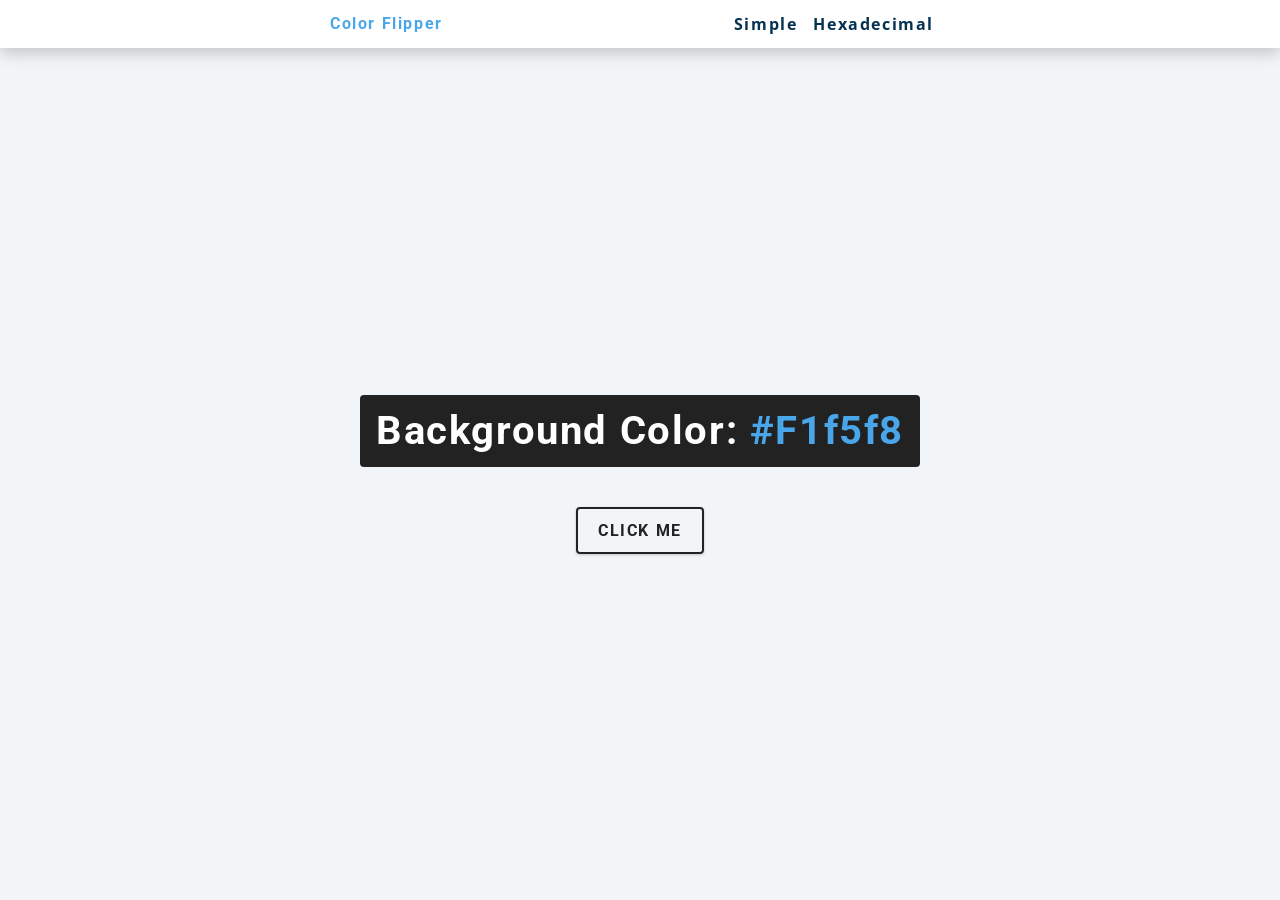
<file: index.html>
<!DOCTYPE html>
<html lang="en">
  <head>
    <meta charset="UTF-8" />
    <meta name="viewport" content="width=device-width, initial-scale=1.0" />
    <title>Color Flipper || Simple</title>

    <!-- styles -->
    <link rel="stylesheet" href="styles.css" />
  </head>
  <body>
    <nav>
      <div class="nav-center">
        <h4>Color Flipper</h4>
      <ul class="nav-links">
          <li><a href="index.html">Simple</a></li>
          <li><a href="hex.html">Hexadecimal</a></li>
      </ul>
      </div>
    </nav>
    <main>
      <div class="container">
        <h2>background color: <span class="color">#f1f5f8</span></h2>
        <button class="btn  btn-hero" id="btn">Click Me</button>
      </div>
    </main>
    <!-- javascript -->
    <script src="app.js"></script>
  </body>
</html>
</file>
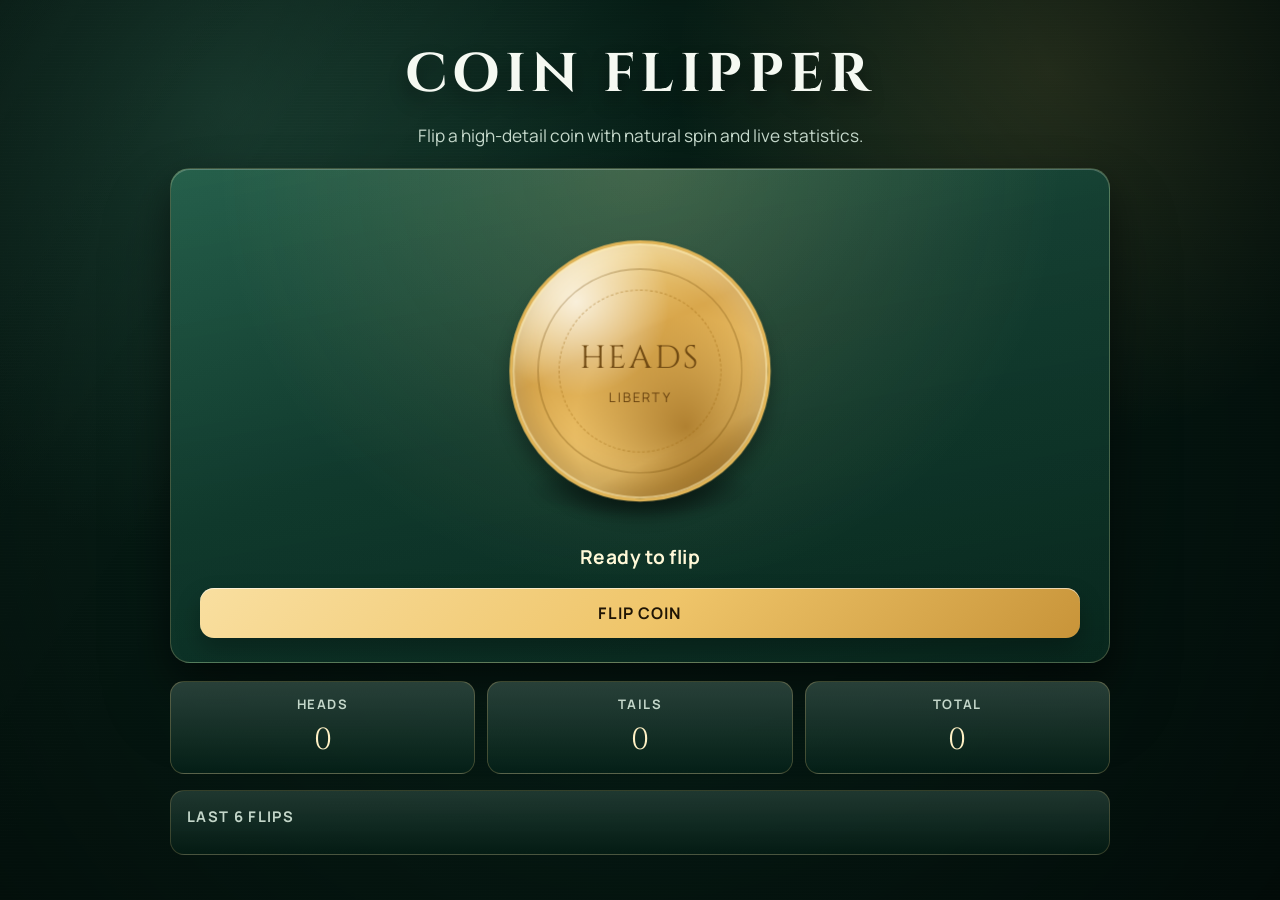
<file: COIN FLIPPER/index.html>
<!DOCTYPE html>
<html lang="en">
  <head>
    <meta charset="UTF-8" />
    <meta name="viewport" content="width=device-width, initial-scale=1.0" />
    <title>Realistic Coin Flipper</title>
    <link rel="stylesheet" href="styles.css" />
  </head>
  <body>
    <div class="background-noise" aria-hidden="true"></div>
    <main class="app">
      <header class="app-header">
        <h1>Coin Flipper</h1>
        <p>Flip a high-detail coin with natural spin and live statistics.</p>
      </header>

      <section class="table" aria-label="Coin table">
        <div class="coin-stage">
          <div class="coin-shadow" aria-hidden="true"></div>
          <div class="coin" id="coin" aria-hidden="true" data-side="heads">
            <div class="coin-face coin-face--heads">
              <span class="coin-mark">Heads</span>
              <span class="coin-label">Liberty</span>
            </div>
            <div class="coin-face coin-face--tails">
              <span class="coin-mark">Tails</span>
              <span class="coin-label">Tails</span>
            </div>
            <div class="coin-rim"></div>
          </div>
        </div>

        <p class="result" id="result" aria-live="polite">Ready to flip</p>
        <button class="flip-btn" id="flip-btn" type="button">Flip Coin</button>
      </section>

      <section class="stats" aria-label="Flip statistics">
        <article class="stat-card">
          <h2>Heads</h2>
          <p id="heads-count">0</p>
        </article>
        <article class="stat-card">
          <h2>Tails</h2>
          <p id="tails-count">0</p>
        </article>
        <article class="stat-card">
          <h2>Total</h2>
          <p id="total-count">0</p>
        </article>
      </section>

      <section class="history-wrap" aria-label="Last results">
        <h2>Last 6 Flips</h2>
        <ol class="history-list" id="history-list"></ol>
      </section>
    </main>
    <script src="app.js"></script>
  </body>
</html>
</file>
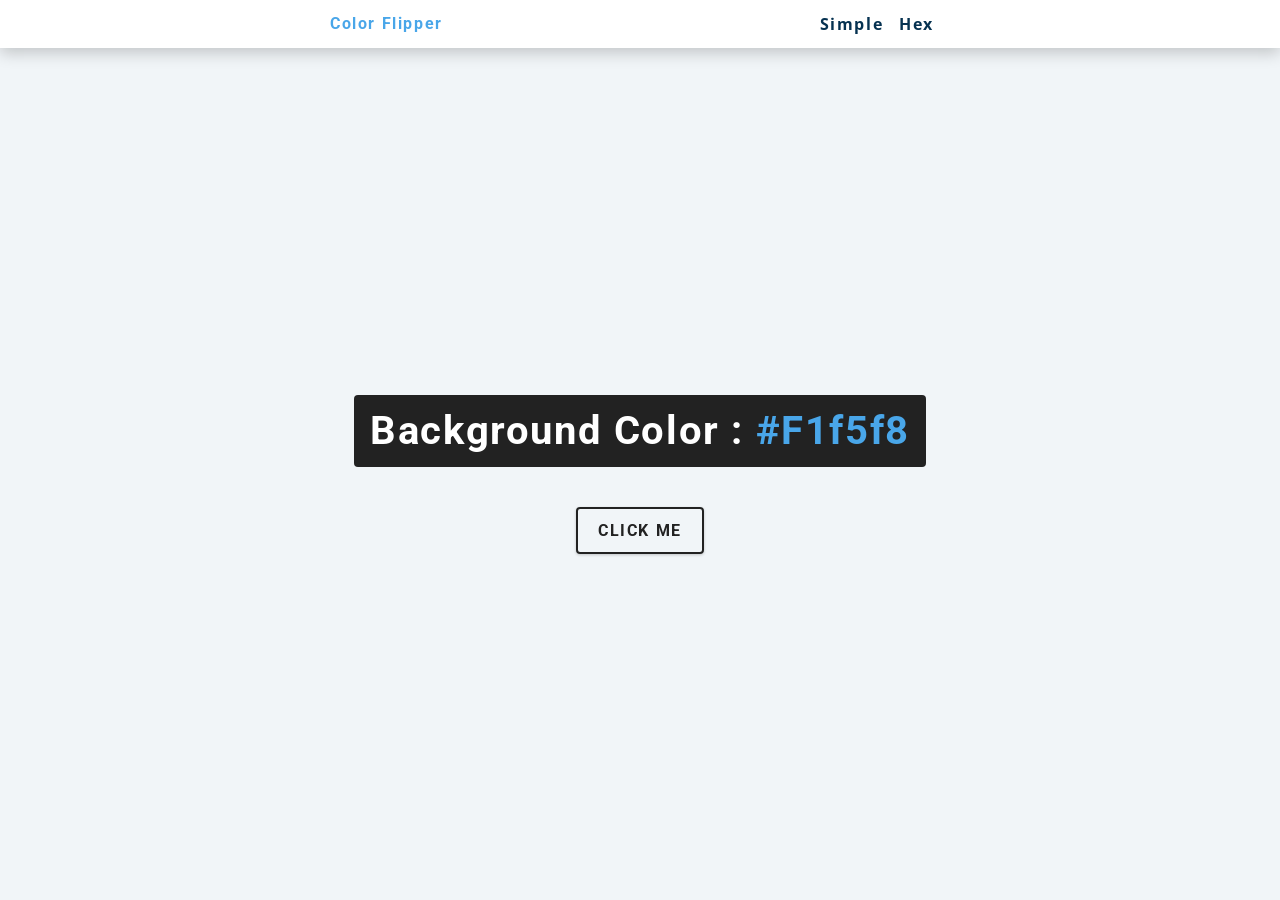
<file: hex.html>
<!DOCTYPE html>
<html lang="en">
  <head>
    <meta charset="UTF-8" />
    <meta name="viewport" content="width=device-width, initial-scale=1.0" />
    <title>
      Color Flipper || Simple
    </title>

    <!-- styles -->
    <link rel="stylesheet" href="styles.css" />
  </head>

  <body>
    <nav>
      <div class="nav-center">
        <h4>color flipper</h4>
        <ul class="nav-links">
          <li><a href="index.html">simple</a></li>
          <li><a href="hex.html">hex</a></li>
        </ul>
      </div>
    </nav>
    <main>
      <div class="container">
        <h2>background color : <span class="color">#f1f5f8</span></h2>
        <button class="btn btn-hero" id="btn">click me</button>
      </div>
    </main>
    <!-- javascript -->
    <script src="hex.js"></script>
  </body>
</html>
</file>
<file: styles.css>
/*
=============== 
Fonts
===============
*/
@import url("https://fonts.googleapis.com/css?family=Open+Sans|Roboto:400,700&display=swap");

/*
=============== 
Variables
===============
*/

:root {
  /* dark shades of primary color*/
  --clr-primary-1: hsl(205, 86%, 17%);
  --clr-primary-2: hsl(205, 77%, 27%);
  --clr-primary-3: hsl(205, 72%, 37%);
  --clr-primary-4: hsl(205, 63%, 48%);
  /* primary/main color */
  --clr-primary-5: hsl(205, 78%, 60%);
  /* lighter shades of primary color */
  --clr-primary-6: hsl(205, 89%, 70%);
  --clr-primary-7: hsl(205, 90%, 76%);
  --clr-primary-8: hsl(205, 86%, 81%);
  --clr-primary-9: hsl(205, 90%, 88%);
  --clr-primary-10: hsl(205, 100%, 96%);
  /* darkest grey - used for headings */
  --clr-grey-1: hsl(209, 61%, 16%);
  --clr-grey-2: hsl(211, 39%, 23%);
  --clr-grey-3: hsl(209, 34%, 30%);
  --clr-grey-4: hsl(209, 28%, 39%);
  /* grey used for paragraphs */
  --clr-grey-5: hsl(210, 22%, 49%);
  --clr-grey-6: hsl(209, 23%, 60%);
  --clr-grey-7: hsl(211, 27%, 70%);
  --clr-grey-8: hsl(210, 31%, 80%);
  --clr-grey-9: hsl(212, 33%, 89%);
  --clr-grey-10: hsl(210, 36%, 96%);
  --clr-white: #fff;
  --clr-red-dark: hsl(360, 67%, 44%);
  --clr-red-light: hsl(360, 71%, 66%);
  --clr-green-dark: hsl(125, 67%, 44%);
  --clr-green-light: hsl(125, 71%, 66%);
  --clr-black: #222;
  --ff-primary: "Roboto", sans-serif;
  --ff-secondary: "Open Sans", sans-serif;
  --transition: all 0.3s linear;
  --spacing: 0.1rem;
  --radius: 0.25rem;
  --light-shadow: 0 5px 15px rgba(0, 0, 0, 0.1);
  --dark-shadow: 0 5px 15px rgba(0, 0, 0, 0.2);
  --max-width: 1170px;
  --fixed-width: 620px;
}
/*
=============== 
Global Styles
===============
*/

*,
::after,
::before {
  margin: 0;
  padding: 0;
  box-sizing: border-box;
}
body {
  font-family: var(--ff-secondary);
  background: var(--clr-grey-10);
  color: var(--clr-grey-1);
  line-height: 1.5;
  font-size: 0.875rem;
}
ul {
  list-style-type: none;
}
a {
  text-decoration: none;
}
h1,
h2,
h3,
h4 {
  letter-spacing: var(--spacing);
  text-transform: capitalize;
  line-height: 1.25;
  margin-bottom: 0.75rem;
  font-family: var(--ff-primary);
}
h1 {
  font-size: 3rem;
}
h2 {
  font-size: 2rem;
}
h3 {
  font-size: 1.25rem;
}
h4 {
  font-size: 0.875rem;
}
p {
  margin-bottom: 1.25rem;
  color: var(--clr-grey-5);
}
@media screen and (min-width: 800px) {
  h1 {
    font-size: 4rem;
  }
  h2 {
    font-size: 2.5rem;
  }
  h3 {
    font-size: 1.75rem;
  }
  h4 {
    font-size: 1rem;
  }
  body {
    font-size: 1rem;
  }
  h1,
  h2,
  h3,
  h4 {
    line-height: 1;
  }
}
/*  global classes */

/* section */
.section {
  padding: 5rem 0;
}

.section-center {
  width: 90vw;
  margin: 0 auto;
  max-width: 1170px;
}
@media screen and (min-width: 992px) {
  .section-center {
    width: 95vw;
  }
}
main {
  min-height: 100vh;
  display: grid;
  place-items: center;
}

/*
=============== 
Nav
===============
*/
nav {
  background: var(--clr-white);
  height: 3rem;
  display: grid;
  align-items: center;
  box-shadow: var(--dark-shadow);
}
.nav-center {
  width: 90vw;
  max-width: var(--fixed-width);
  margin: 0 auto;
  display: flex;
  align-items: center;
  justify-content: space-between;
}
.nav-center h4 {
  margin-bottom: 0;
  color: var(--clr-primary-5);
}
.nav-links {
  display: flex;
}
nav a {
  text-transform: capitalize;
  font-weight: 700;
  font-size: 1rem;
  color: var(--clr-primary-1);
  letter-spacing: var(--spacing);
  margin-right: 1rem;
}
nav a:hover {
  color: var(--clr-primary-5);
}
/*
=============== 
Container
===============
*/
main {
  min-height: calc(100vh - 3rem);
  display: grid;
  place-items: center;
}
.container {
  text-align: center;
}
.container h2 {
  background: var(--clr-black);
  color: var(--clr-white);
  padding: 1rem;
  border-radius: var(--radius);
  margin-bottom: 2.5rem;
}
.color {
  color: var(--clr-primary-5);
}
.btn-hero {
  font-family: var(--ff-primary);
  text-transform: uppercase;
  background: transparent;
  color: var(--clr-black);
  letter-spacing: var(--spacing);
  display: inline-block;
  font-weight: 700;
  transition: var(--transition);
  border: 2px solid var(--clr-black);
  cursor: pointer;
  box-shadow: 0 1px 3px rgba(0, 0, 0, 0.2);
  border-radius: var(--radius);
  font-size: 1rem;
  padding: 0.75rem 1.25rem;
}
.btn-hero:hover {
  color: var(--clr-white);
  background: var(--clr-black);
}
</file>
<file: COIN FLIPPER/styles.css>
@import url("https://fonts.googleapis.com/css2?family=Cinzel:wght@500;700&family=Manrope:wght@400;600;700&display=swap");

:root {
  --felt-dark: #061b14;
  --felt-mid: #0f3b2d;
  --felt-light: #2f6e57;
  --text-main: #f5f9f2;
  --text-muted: #c4d7ca;
  --accent: #f2c86a;
  --accent-deep: #9e6f1e;
  --coin-size: clamp(180px, 34vw, 260px);
}

*,
*::before,
*::after {
  box-sizing: border-box;
}

html,
body {
  margin: 0;
  min-height: 100%;
}

body {
  position: relative;
  overflow-x: hidden;
  font-family: "Manrope", sans-serif;
  color: var(--text-main);
  background:
    radial-gradient(circle at 18% 12%, rgba(61, 122, 99, 0.38) 0%, transparent 34%),
    radial-gradient(circle at 82% 8%, rgba(247, 206, 107, 0.16) 0%, transparent 28%),
    linear-gradient(145deg, #08261c 0%, #061b14 48%, #04140f 100%);
}

body::after {
  content: "";
  position: fixed;
  inset: 0;
  pointer-events: none;
  background: radial-gradient(circle, transparent 38%, rgba(0, 0, 0, 0.42) 100%);
  z-index: 0;
}

.background-noise {
  position: fixed;
  inset: 0;
  pointer-events: none;
  opacity: 0.08;
  z-index: 0;
  background:
    linear-gradient(125deg, rgba(255, 255, 255, 0.22), transparent 34%),
    repeating-linear-gradient(
      0deg,
      rgba(255, 255, 255, 0.08) 0px,
      rgba(255, 255, 255, 0.08) 1px,
      transparent 1px,
      transparent 3px
    );
}

.app {
  position: relative;
  z-index: 1;
  width: min(940px, 92vw);
  margin: 0 auto;
  padding: clamp(1.35rem, 3vw, 2.5rem) 0 clamp(1.4rem, 4vw, 2.8rem);
}

.app-header {
  text-align: center;
  margin-bottom: 1.3rem;
}

.app-header h1 {
  margin: 0;
  font-family: "Cinzel", serif;
  font-size: clamp(2rem, 5vw, 3.4rem);
  letter-spacing: 0.1em;
  text-transform: uppercase;
  text-shadow: 0 10px 18px rgba(0, 0, 0, 0.38);
}

.app-header p {
  margin: 0.8rem auto 0;
  max-width: 42ch;
  color: var(--text-muted);
  font-size: clamp(0.95rem, 2vw, 1.08rem);
}

.table {
  background:
    radial-gradient(circle at 50% 0%, rgba(255, 215, 140, 0.16), transparent 62%),
    linear-gradient(170deg, rgba(255, 255, 255, 0.06) 0%, rgba(0, 0, 0, 0.23) 100%),
    linear-gradient(160deg, #185640 0%, #0b3b2c 44%, #0a3326 100%);
  border: 1px solid rgba(247, 222, 155, 0.23);
  border-radius: 20px;
  padding: clamp(1.2rem, 3vw, 2rem) clamp(1rem, 3vw, 1.8rem) 1.5rem;
  box-shadow:
    inset 0 1px 0 rgba(255, 255, 255, 0.24),
    0 16px 34px rgba(0, 0, 0, 0.4),
    0 40px 70px rgba(0, 0, 0, 0.26);
}

.coin-stage {
  position: relative;
  min-height: clamp(260px, 40vw, 340px);
  display: grid;
  place-items: center;
  perspective: 1500px;
}

.coin-shadow {
  position: absolute;
  width: min(56%, 260px);
  height: 20%;
  border-radius: 50%;
  background: radial-gradient(ellipse at center, rgba(0, 0, 0, 0.5) 0%, transparent 72%);
  transform: translateY(calc(var(--coin-size) * 0.46)) scale(0.84);
  filter: blur(4px);
  transition: transform 220ms ease-out;
}

.coin {
  width: var(--coin-size);
  aspect-ratio: 1 / 1;
  position: relative;
  -webkit-transform-style: preserve-3d;
  transform-style: preserve-3d;
  transform: rotateX(0deg) rotateY(0deg);
  will-change: transform;
}

.coin-face {
  position: absolute;
  inset: 0;
  display: grid;
  place-content: center;
  gap: 0.5rem;
  padding: 1.3rem;
  border-radius: 50%;
  -webkit-backface-visibility: hidden;
  backface-visibility: hidden;
  -webkit-transform-style: preserve-3d;
  transform-style: preserve-3d;
  opacity: 1;
  transition: opacity 160ms linear;
  text-align: center;
  border: 3px solid #e0b457;
  background:
    radial-gradient(circle at 25% 23%, rgba(255, 255, 255, 0.75) 0%, transparent 34%),
    radial-gradient(circle at 68% 72%, rgba(128, 75, 0, 0.58) 0%, transparent 44%),
    linear-gradient(155deg, #fde9a4 0%, #d9a74c 40%, #f8d17a 75%, #af7c22 100%);
  box-shadow:
    inset 0 0 0 2px rgba(255, 238, 179, 0.56),
    inset 0 15px 26px rgba(255, 255, 255, 0.22),
    inset 0 -17px 26px rgba(79, 46, 1, 0.28),
    0 14px 18px rgba(0, 0, 0, 0.32);
}

.coin-face::before {
  content: "";
  position: absolute;
  inset: 10%;
  border-radius: 50%;
  border: 1px solid rgba(109, 72, 8, 0.45);
}

.coin-face::after {
  content: "";
  position: absolute;
  inset: 18%;
  border-radius: 50%;
  border: 1px dashed rgba(151, 98, 14, 0.48);
}

.coin-face--heads {
  transform: translateZ(7px);
}

.coin-face--tails {
  transform: rotateY(180deg) translateZ(7px);
  background:
    radial-gradient(circle at 24% 22%, rgba(255, 255, 255, 0.72) 0%, transparent 34%),
    radial-gradient(circle at 68% 72%, rgba(113, 56, 7, 0.6) 0%, transparent 44%),
    linear-gradient(158deg, #f8e4a0 0%, #c9923d 42%, #efc86d 76%, #94631b 100%);
}

.coin[data-side="heads"] .coin-face--tails {
  opacity: 0;
}

.coin[data-side="tails"] .coin-face--heads {
  opacity: 0;
}

.coin-rim {
  position: absolute;
  inset: 3%;
  border-radius: 50%;
  border: 6px double rgba(134, 82, 10, 0.62);
  transform: translateZ(0);
  pointer-events: none;
}

.coin-mark {
  position: relative;
  z-index: 1;
  font-family: "Cinzel", serif;
  font-size: clamp(1.4rem, 3.2vw, 2rem);
  color: #6f4912;
  text-transform: uppercase;
  letter-spacing: 0.08em;
}

.coin-label {
  position: relative;
  z-index: 1;
  font-size: clamp(0.7rem, 1.6vw, 0.82rem);
  text-transform: uppercase;
  letter-spacing: 0.16em;
  color: rgba(78, 43, 0, 0.8);
}

.result {
  margin: 0.2rem 0 1.1rem;
  text-align: center;
  font-size: clamp(1rem, 2.1vw, 1.2rem);
  font-weight: 700;
  letter-spacing: 0.02em;
  color: #fff8d7;
  min-height: 1.6rem;
}

.result[data-result="heads"] {
  color: #ffe39d;
}

.result[data-result="tails"] {
  color: #a8d9ff;
}

.flip-btn {
  width: 100%;
  border: 0;
  border-radius: 14px;
  cursor: pointer;
  padding: 0.88rem 1rem;
  font-family: "Manrope", sans-serif;
  font-size: 1rem;
  font-weight: 700;
  letter-spacing: 0.07em;
  text-transform: uppercase;
  color: #1f1505;
  background: linear-gradient(135deg, #f9dfa0 0%, #efc56a 52%, #c89439 100%);
  box-shadow:
    inset 0 1px 0 rgba(255, 255, 255, 0.58),
    0 12px 24px rgba(0, 0, 0, 0.27);
  transition: transform 120ms ease, box-shadow 120ms ease, filter 120ms ease;
}

.flip-btn:hover:not(:disabled) {
  transform: translateY(-2px);
  filter: brightness(1.04);
  box-shadow:
    inset 0 1px 0 rgba(255, 255, 255, 0.58),
    0 16px 30px rgba(0, 0, 0, 0.29);
}

.flip-btn:active:not(:disabled) {
  transform: translateY(0);
}

.flip-btn:disabled {
  cursor: not-allowed;
  opacity: 0.75;
}

.stats {
  margin-top: 1.1rem;
  display: grid;
  gap: 0.75rem;
  grid-template-columns: repeat(3, minmax(0, 1fr));
}

.stat-card {
  border-radius: 14px;
  padding: 0.85rem 0.7rem;
  background:
    linear-gradient(180deg, rgba(255, 255, 255, 0.14), rgba(0, 0, 0, 0.13)),
    rgba(8, 45, 33, 0.58);
  border: 1px solid rgba(242, 206, 126, 0.24);
  text-align: center;
}

.stat-card h2 {
  margin: 0;
  font-size: 0.82rem;
  color: var(--text-muted);
  letter-spacing: 0.11em;
  text-transform: uppercase;
  font-weight: 700;
}

.stat-card p {
  margin: 0.35rem 0 0;
  font-family: "Cinzel", serif;
  font-size: clamp(1.5rem, 3vw, 1.9rem);
  color: #fff1c5;
}

.history-wrap {
  margin-top: 1rem;
  padding: 0.95rem 1rem 1rem;
  border-radius: 14px;
  background:
    linear-gradient(180deg, rgba(255, 255, 255, 0.1), rgba(0, 0, 0, 0.16)),
    rgba(8, 42, 31, 0.6);
  border: 1px solid rgba(242, 206, 126, 0.2);
}

.history-wrap h2 {
  margin: 0 0 0.7rem;
  font-size: 0.92rem;
  letter-spacing: 0.09em;
  text-transform: uppercase;
  color: var(--text-muted);
}

.history-list {
  margin: 0;
  padding: 0;
  list-style: none;
  display: flex;
  flex-wrap: wrap;
  gap: 0.48rem;
}

.history-list li {
  border-radius: 999px;
  padding: 0.3rem 0.7rem;
  font-size: 0.8rem;
  font-weight: 700;
  letter-spacing: 0.04em;
  color: #fff7d8;
  background: rgba(0, 0, 0, 0.22);
  border: 1px solid rgba(245, 208, 121, 0.36);
}

.history-list li.heads {
  background: rgba(204, 146, 30, 0.2);
}

.history-list li.tails {
  background: rgba(69, 137, 193, 0.2);
}

.coin-stage.is-flipping .coin-shadow {
  animation: shadow-pulse 2.2s ease-in-out both;
}

@keyframes shadow-pulse {
  0% {
    transform: translateY(calc(var(--coin-size) * 0.46)) scale(0.84);
    opacity: 0.6;
  }
  50% {
    transform: translateY(calc(var(--coin-size) * 0.54)) scale(0.56);
    opacity: 0.3;
  }
  100% {
    transform: translateY(calc(var(--coin-size) * 0.46)) scale(0.84);
    opacity: 0.6;
  }
}

@media (max-width: 760px) {
  .table {
    border-radius: 18px;
  }

  .stats {
    grid-template-columns: 1fr;
  }

  .stat-card {
    display: flex;
    justify-content: space-between;
    align-items: center;
    padding: 0.75rem 0.9rem;
    text-align: left;
  }

  .stat-card p {
    margin: 0;
  }
}

@media (prefers-reduced-motion: reduce) {
  * {
    animation-duration: 0.01ms !important;
    animation-iteration-count: 1 !important;
    transition-duration: 0.01ms !important;
    scroll-behavior: auto !important;
  }
}
</file>
